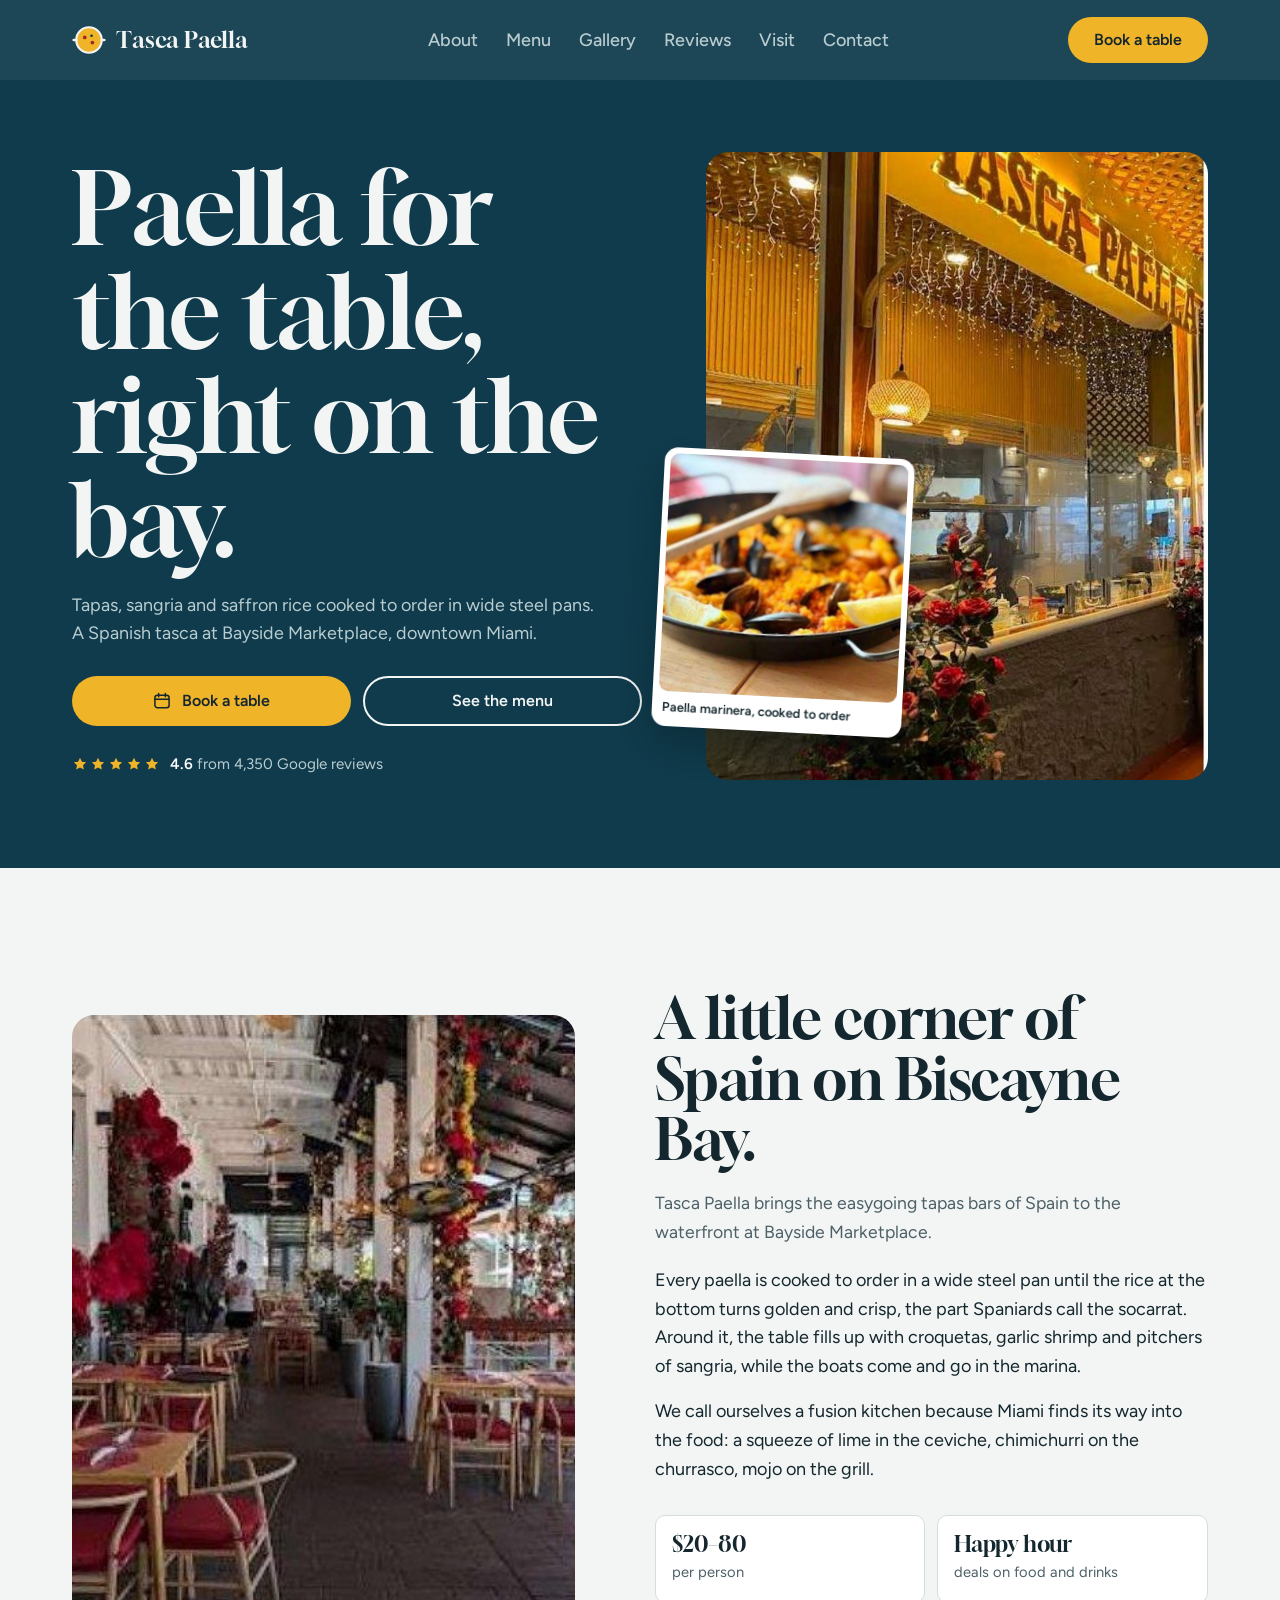
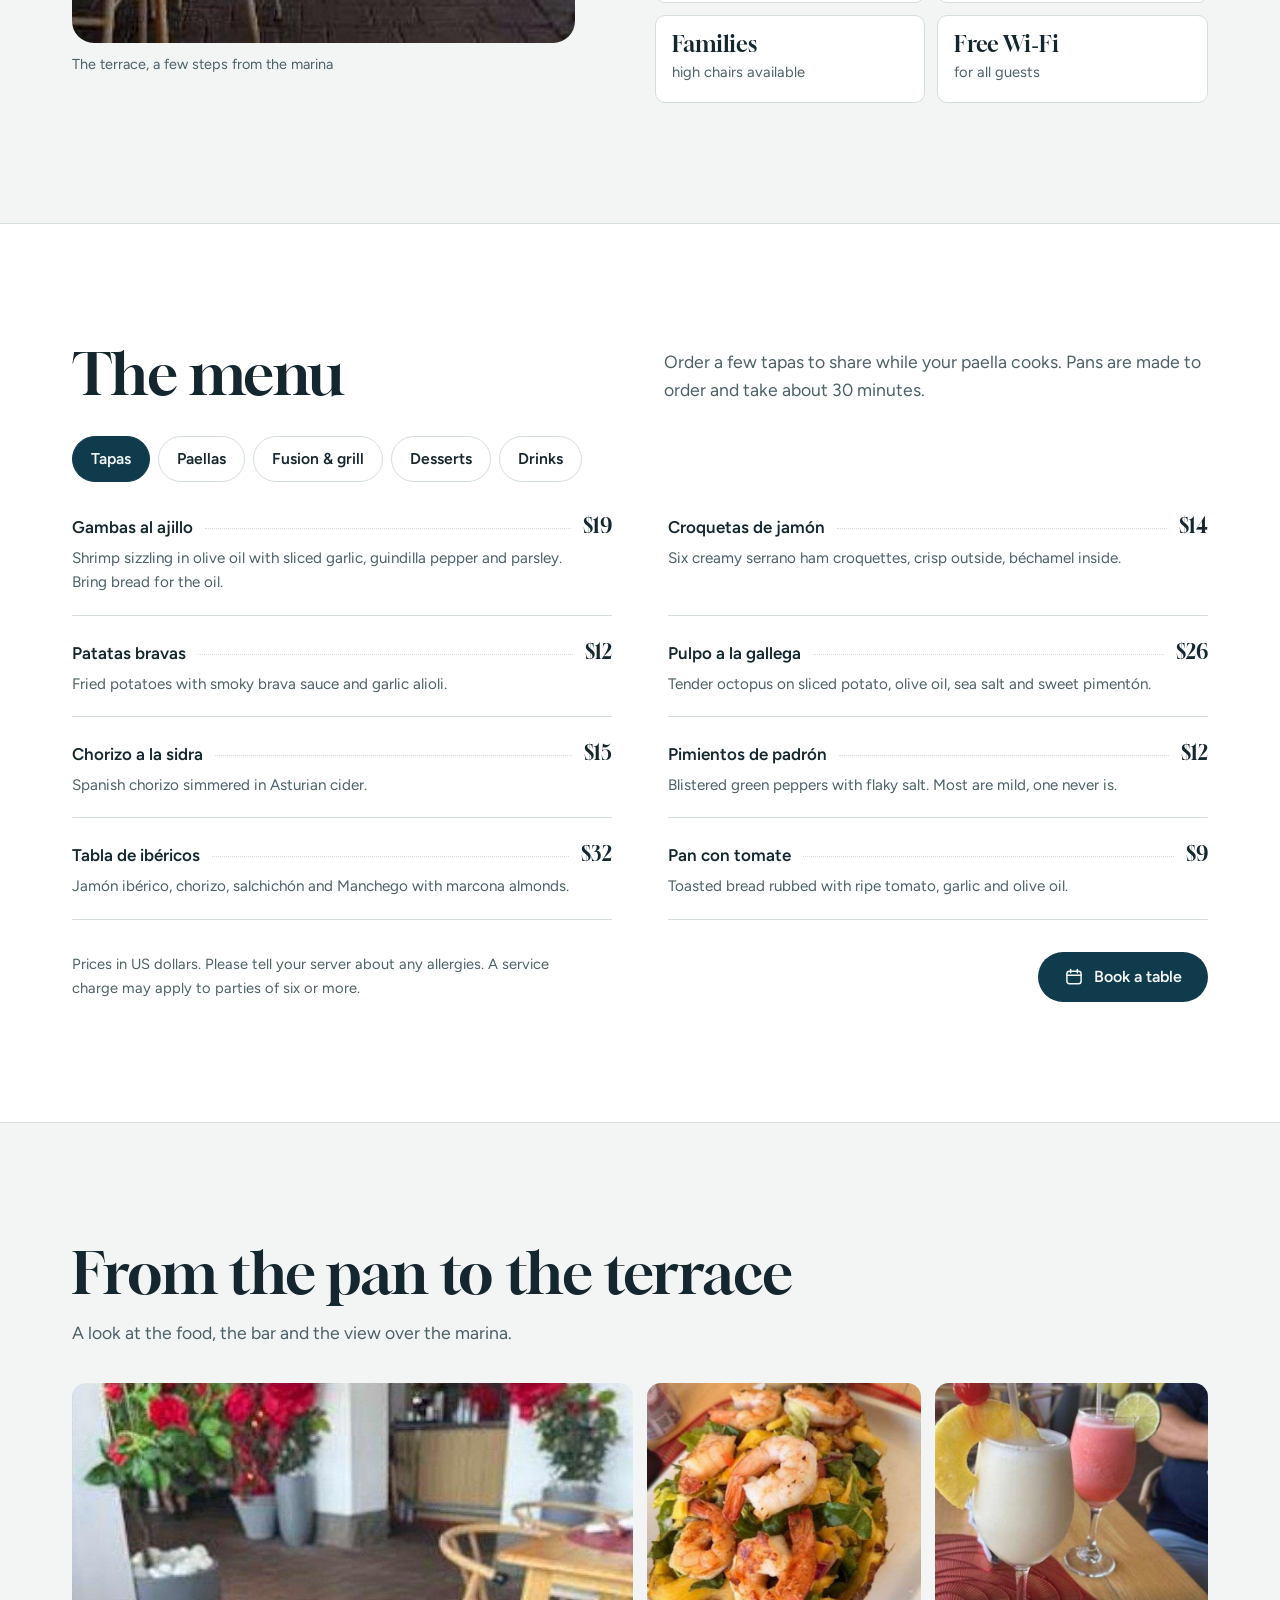
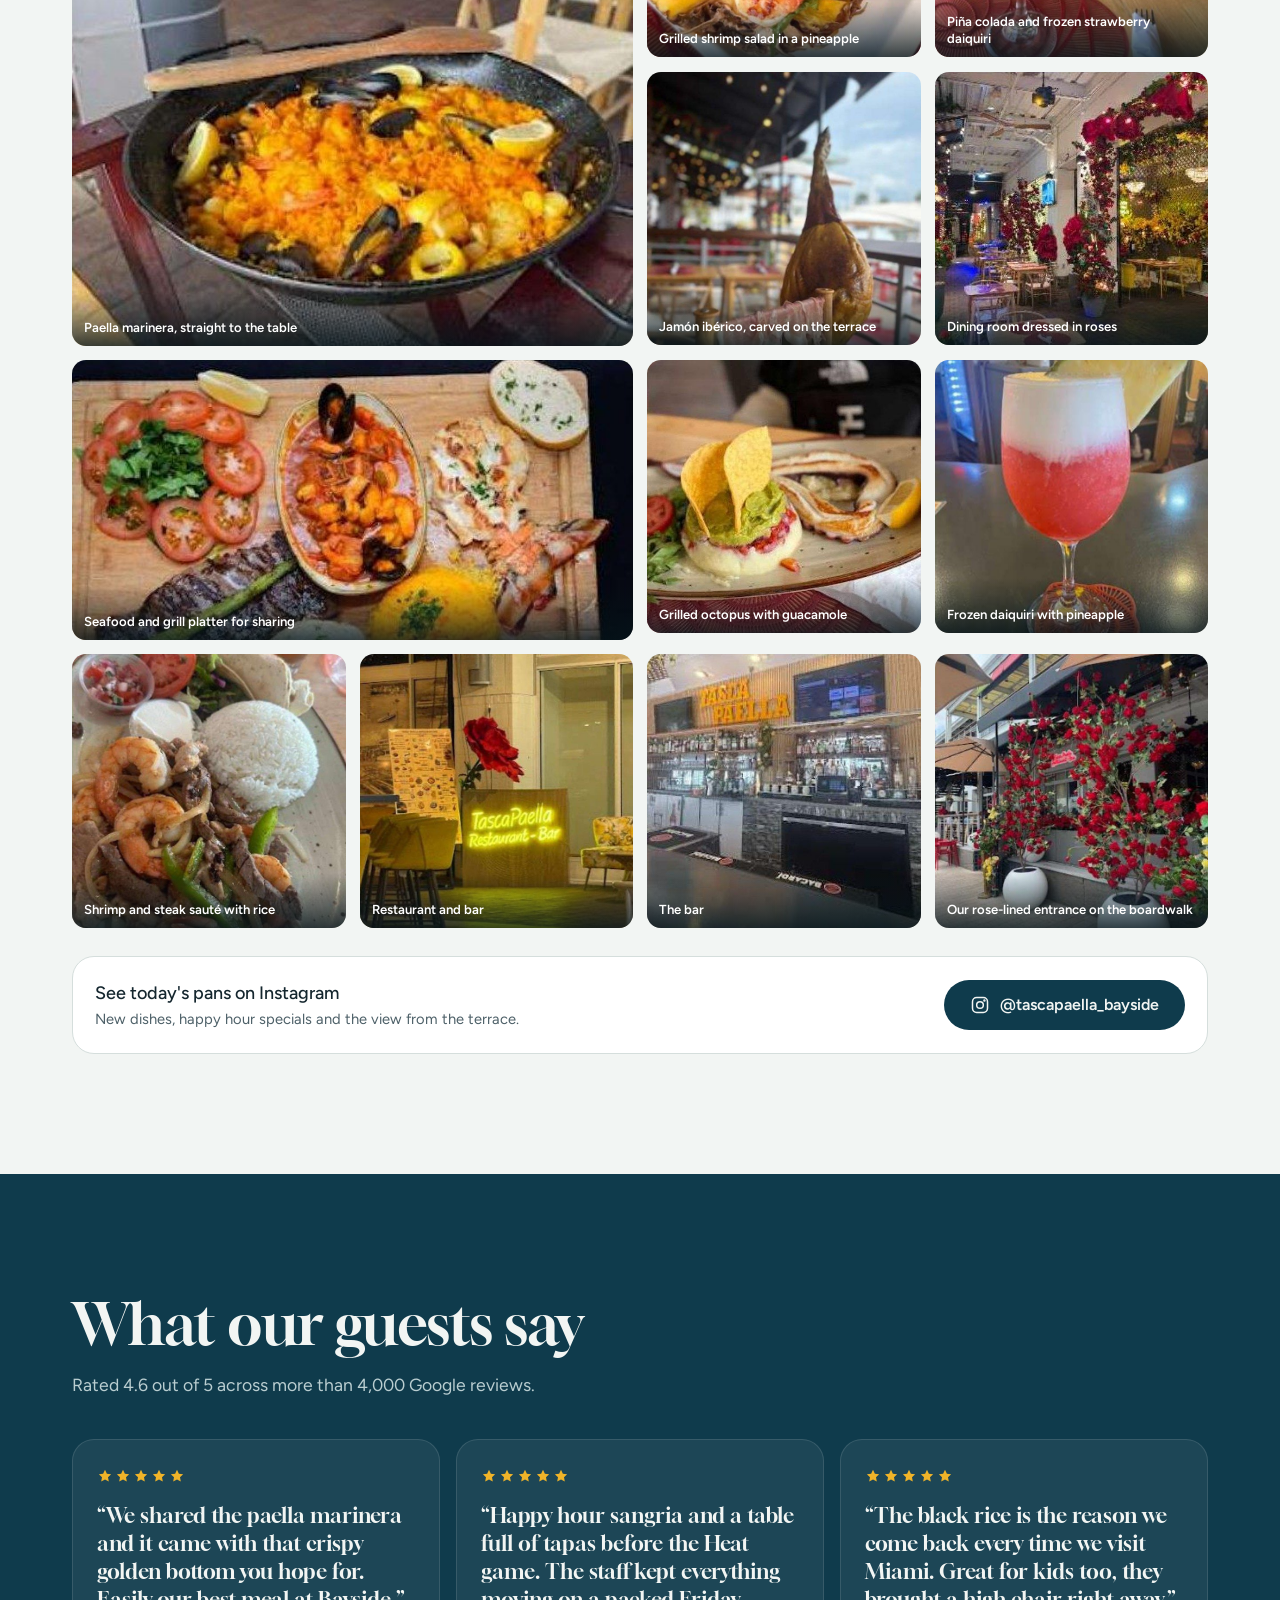
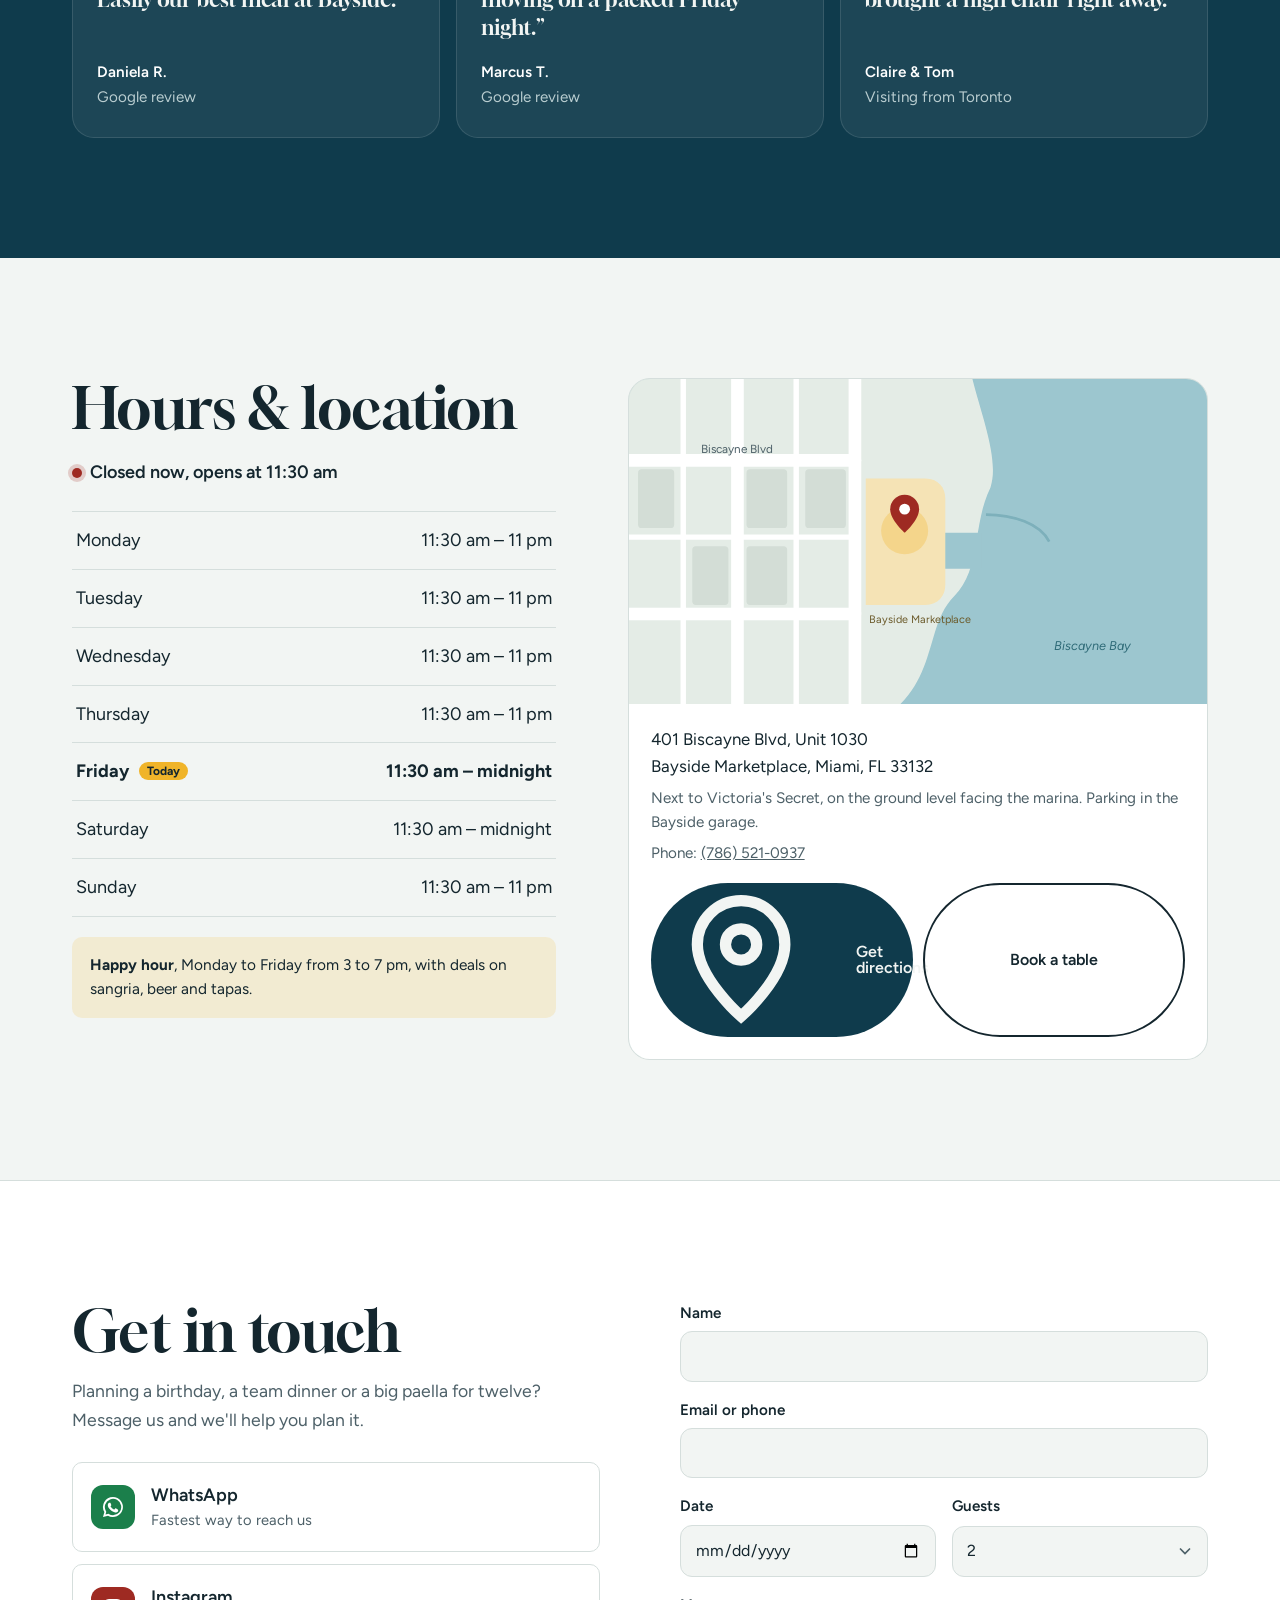
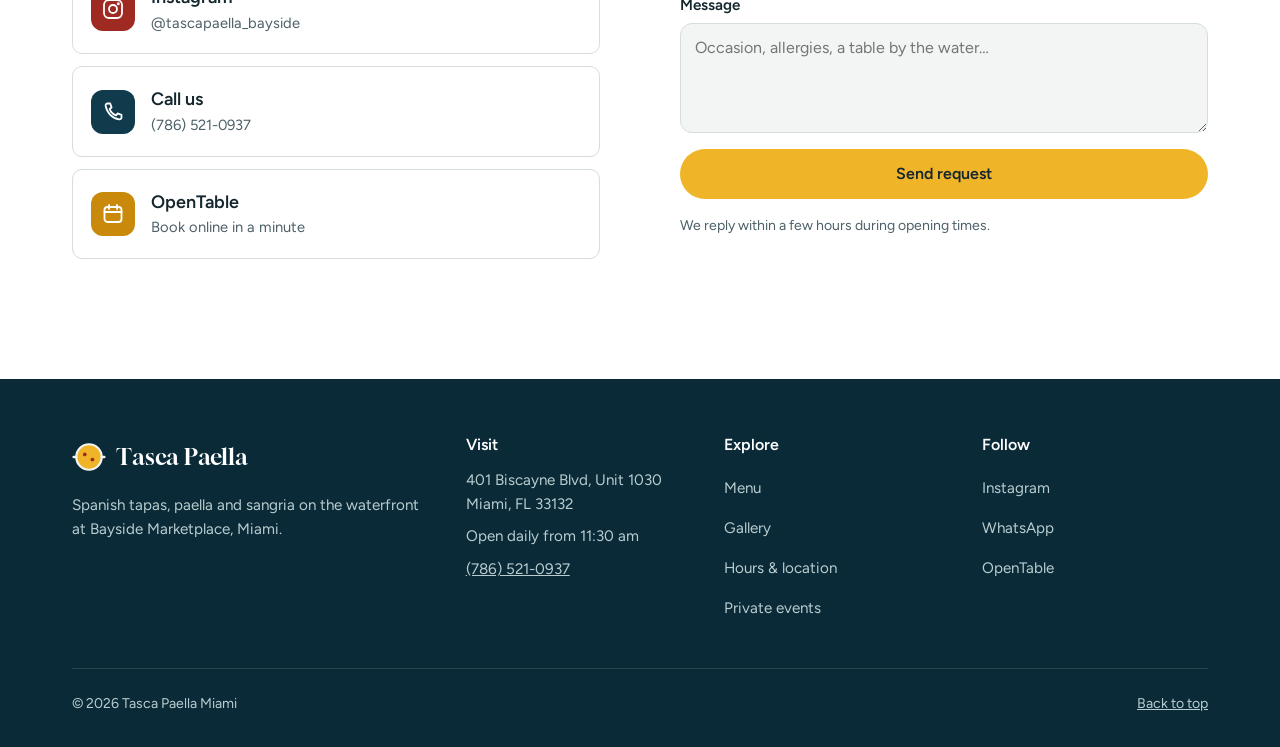
<file: index.html>
<!doctype html>
<html lang="en">
<head>
<meta charset="utf-8">
<meta name="viewport" content="width=device-width, initial-scale=1, viewport-fit=cover">
<title>Tasca Paella | Spanish tapas &amp; paella at Bayside Marketplace, Miami</title>
<meta name="description" content="Paella cooked to order, tapas and sangria on Biscayne Bay. Tasca Paella, 401 Biscayne Blvd, Bayside Marketplace, Miami.">
<meta name="theme-color" content="#0F3B4C">
<link rel="canonical" href="https://YOUR-DOMAIN.com/">

<!-- Social sharing (replace YOUR-DOMAIN.com with the live address) -->
<meta property="og:type" content="website">
<meta property="og:site_name" content="Tasca Paella">
<meta property="og:title" content="Tasca Paella | Spanish tapas &amp; paella at Bayside Marketplace, Miami">
<meta property="og:description" content="Paella cooked to order, tapas and sangria on Biscayne Bay.">
<meta property="og:url" content="https://YOUR-DOMAIN.com/">
<meta property="og:image" content="https://YOUR-DOMAIN.com/assets/images/og-image.jpg">
<meta property="og:image:width" content="1200">
<meta property="og:image:height" content="630">
<meta name="twitter:card" content="summary_large_image">

<!-- Icons -->
<link rel="icon" href="favicon.svg" type="image/svg+xml">
<link rel="icon" href="favicon-32.png" sizes="32x32" type="image/png">
<link rel="apple-touch-icon" href="apple-touch-icon.png">
<link rel="manifest" href="site.webmanifest">

<link rel="preload" as="image" href="assets/images/entrance.jpg">

<!-- Structured data for Google search -->
<script type="application/ld+json">
{
  "@context": "https://schema.org",
  "@type": "Restaurant",
  "name": "Tasca Paella",
  "description": "Spanish fusion restaurant serving paella, tapas and sangria at Bayside Marketplace.",
  "url": "https://YOUR-DOMAIN.com/",
  "image": "https://YOUR-DOMAIN.com/assets/images/og-image.jpg",
  "telephone": "+1-786-521-0937",
  "servesCuisine": ["Spanish", "Tapas", "Seafood"],
  "priceRange": "$$",
  "acceptsReservations": "https://www.opentable.com/restaurant/profile/1113628",
  "address": {
    "@type": "PostalAddress",
    "streetAddress": "401 Biscayne Blvd, Unit 1030",
    "addressLocality": "Miami",
    "addressRegion": "FL",
    "postalCode": "33132",
    "addressCountry": "US"
  },
  "geo": {"@type": "GeoCoordinates", "latitude": 25.7785091, "longitude": -80.1863163},
  "openingHoursSpecification": [
    {"@type": "OpeningHoursSpecification", "dayOfWeek": ["Monday","Tuesday","Wednesday","Thursday","Sunday"], "opens": "11:30", "closes": "23:00"},
    {"@type": "OpeningHoursSpecification", "dayOfWeek": ["Friday","Saturday"], "opens": "11:30", "closes": "23:59"}
  ],
  "sameAs": ["https://www.instagram.com/tascapaella_bayside/"]
}
</script>
<link rel="preconnect" href="https://fonts.googleapis.com">
<link rel="preconnect" href="https://fonts.gstatic.com" crossorigin>
<link href="https://fonts.googleapis.com/css2?family=Gloock&family=Figtree:wght@400;500;600;700&display=swap" rel="stylesheet">
<link rel="stylesheet" href="assets/css/styles.css">
</head>
<body>
<a class="skip" href="#main">Skip to content</a>

<svg width="0" height="0" style="position:absolute" aria-hidden="true">
  <defs>
    <symbol id="i-star" viewBox="0 0 24 24"><path fill="currentColor" d="m12 2.8 2.8 5.9 6.4.8-4.7 4.4 1.2 6.4L12 17.2l-5.7 3.1 1.2-6.4-4.7-4.4 6.4-.8z"/></symbol>
    <symbol id="i-wa" viewBox="0 0 24 24"><path fill="currentColor" d="M12 2a10 10 0 0 0-8.6 15.1L2 22l5-1.3A10 10 0 1 0 12 2Zm0 18.2a8.2 8.2 0 0 1-4.2-1.2l-.3-.2-3 .8.8-2.9-.2-.3A8.2 8.2 0 1 1 12 20.2Zm4.5-6.1c-.2-.1-1.5-.7-1.7-.8-.2-.1-.4-.1-.6.1l-.8 1c-.1.2-.3.2-.5.1a6.7 6.7 0 0 1-3.3-2.9c-.2-.4.2-.4.7-1.3.1-.2 0-.3 0-.4l-.8-1.8c-.2-.5-.4-.4-.6-.4h-.5c-.2 0-.4.1-.7.3-.2.3-.9.9-.9 2.2s.9 2.5 1 2.7c.1.2 1.8 2.8 4.4 3.9 1.6.7 2.3.8 3.1.6.5-.1 1.5-.6 1.7-1.2.2-.6.2-1.1.2-1.2-.1-.1-.3-.2-.5-.3Z"/></symbol>
    <symbol id="i-ig" viewBox="0 0 24 24"><g fill="none" stroke="currentColor" stroke-width="1.8"><rect x="3" y="3" width="18" height="18" rx="5"/><circle cx="12" cy="12" r="4"/><circle cx="17.3" cy="6.7" r=".6" fill="currentColor"/></g></symbol>
    <symbol id="i-cal" viewBox="0 0 24 24"><g fill="none" stroke="currentColor" stroke-width="1.8" stroke-linecap="round"><rect x="3.5" y="5" width="17" height="15" rx="3"/><path d="M3.5 10h17M8 3v4M16 3v4"/></g></symbol>
    <symbol id="i-pin" viewBox="0 0 24 24"><g fill="none" stroke="currentColor" stroke-width="1.8"><path d="M12 21s-7-6.1-7-11.5a7 7 0 1 1 14 0C19 14.9 12 21 12 21Z"/><circle cx="12" cy="9.5" r="2.5"/></g></symbol>
    <symbol id="i-photo" viewBox="0 0 24 24"><g fill="none" stroke="currentColor" stroke-width="1.5" stroke-linecap="round" stroke-linejoin="round"><rect x="3" y="5" width="18" height="14" rx="2.5"/><circle cx="9" cy="10" r="1.8"/><path d="m21 16-5-5-8 8"/></g></symbol>
    <symbol id="i-phone" viewBox="0 0 24 24"><path fill="none" stroke="currentColor" stroke-width="1.8" stroke-linejoin="round" d="M6.6 3.5h2.6l1.4 4-2 1.4a11 11 0 0 0 6.5 6.5l1.4-2 4 1.4v2.6a2 2 0 0 1-2.2 2A16.5 16.5 0 0 1 4.6 5.7a2 2 0 0 1 2-2.2Z"/></symbol>
  </defs>
</svg>

<header class="site-header" id="top">
  <div class="wrap header-inner">
    <a class="brand" href="#top" aria-label="Tasca Paella, back to top">
      <svg class="brand-mark" viewBox="0 0 40 40" aria-hidden="true"><circle cx="20" cy="20" r="15" fill="#F0B429"/><circle cx="20" cy="20" r="15" fill="none" stroke="#F2F5F3" stroke-width="2.5"/><path d="M2 20h3M35 20h3" stroke="#F2F5F3" stroke-width="3" stroke-linecap="round"/><circle cx="15" cy="17" r="2.2" fill="#9E2A22"/><circle cx="24" cy="23" r="2.2" fill="#9E2A22"/><circle cx="23" cy="15" r="1.6" fill="#0F3B4C"/></svg>
      <span class="brand-name">Tasca Paella</span>
    </a>
    <nav aria-label="Main">
      <ul class="nav-links">
        <li><a href="#about">About</a></li>
        <li><a href="#menu">Menu</a></li>
        <li><a href="#gallery">Gallery</a></li>
        <li><a href="#reviews">Reviews</a></li>
        <li><a href="#visit">Visit</a></li>
        <li><a href="#contact">Contact</a></li>
      </ul>
    </nav>
    <a class="btn btn-primary header-cta" href="https://www.opentable.com/restaurant/profile/1113628" target="_blank" rel="noopener">Book a table</a>
    <button class="menu-toggle" type="button" aria-expanded="false" aria-controls="mobile-nav" aria-label="Open menu">
      <svg viewBox="0 0 24 24" fill="none" stroke="currentColor" stroke-width="2" stroke-linecap="round"><path class="l1" d="M4 7h16"/><path class="l2" d="M4 12h16"/><path class="l3" d="M4 17h16"/></svg>
    </button>
  </div>
</header>

<div class="mobile-nav" id="mobile-nav" aria-hidden="true">
  <ul>
    <li><a href="#about">About</a></li>
    <li><a href="#menu">Menu</a></li>
    <li><a href="#gallery">Gallery</a></li>
    <li><a href="#reviews">Reviews</a></li>
    <li><a href="#visit">Hours &amp; location</a></li>
    <li><a href="#contact">Contact</a></li>
  </ul>
  <div class="mobile-nav-actions">
    <a class="btn btn-primary" href="https://www.opentable.com/restaurant/profile/1113628" target="_blank" rel="noopener"><svg><use href="#i-cal"/></svg>Book a table</a>
    <a class="btn btn-whatsapp" href="https://wa.me/17865210937?text=Hi%20Tasca%20Paella!%20I%27d%20like%20to%20book%20a%20table." target="_blank" rel="noopener"><svg><use href="#i-wa"/></svg>Message on WhatsApp</a>
  </div>
</div>

<main id="main">
  <!-- Hero -->
  <section class="hero" aria-labelledby="hero-title">
    <div class="wrap hero-grid">
      <div class="hero-copy">
        <h1 id="hero-title">Paella for the table, right on the bay.</h1>
        <p class="hero-sub">Tapas, sangria and saffron rice cooked to order in wide steel pans. A Spanish tasca at Bayside Marketplace, downtown Miami.</p>
        <div class="hero-actions">
          <a class="btn btn-primary" href="https://www.opentable.com/restaurant/profile/1113628" target="_blank" rel="noopener"><svg><use href="#i-cal"/></svg>Book a table</a>
          <a class="btn btn-ghost" href="#menu">See the menu</a>
        </div>
        <div class="rating">
          <span class="stars" aria-hidden="true"><svg><use href="#i-star"/></svg><svg><use href="#i-star"/></svg><svg><use href="#i-star"/></svg><svg><use href="#i-star"/></svg><svg><use href="#i-star"/></svg></span>
          <span><strong>4.6</strong> from 4,350 Google reviews</span>
        </div>
      </div>
      <div class="hero-media">
        <img width="800" height="1066" fetchpriority="high" class="hero-main" src="assets/images/entrance.jpg" alt="The Tasca Paella open kitchen under its lit-up sign, framed by red roses">
        <figure class="hero-card">
          <img width="634" height="530" src="assets/images/paella.jpg" alt="Seafood paella with mussels, calamari and lemon wedges in a steel pan">
          <figcaption>Paella marinera, cooked to order</figcaption>
        </figure>
      </div>
    </div>
  </section>

  <!-- About -->
  <section id="about" aria-labelledby="about-title">
    <div class="wrap about-grid">
      <div class="about-text">
        <h2 id="about-title">A little corner of Spain on Biscayne Bay.</h2>
        <p class="lede">Tasca Paella brings the easygoing tapas bars of Spain to the waterfront at Bayside Marketplace.</p>
        <p style="margin-top:20px">Every paella is cooked to order in a wide steel pan until the rice at the bottom turns golden and crisp, the part Spaniards call the socarrat. Around it, the table fills up with croquetas, garlic shrimp and pitchers of sangria, while the boats come and go in the marina.</p>
        <p>We call ourselves a fusion kitchen because Miami finds its way into the food: a squeeze of lime in the ceviche, chimichurri on the churrasco, mojo on the grill.</p>
        <ul class="facts">
          <li><b>$20–80</b><span>per person</span></li>
          <li><b>Happy hour</b><span>deals on food and drinks</span></li>
          <li><b>Families</b><span>high chairs available</span></li>
          <li><b>Free Wi‑Fi</b><span>for all guests</span></li>
        </ul>
      </div>
      <figure class="about-photo">
        <img width="634" height="454" loading="lazy" decoding="async" src="assets/images/terrace.jpg" alt="The covered terrace with wooden tables, red cushions and rose garlands">
        <figcaption>The terrace, a few steps from the marina</figcaption>
      </figure>
    </div>
  </section>

  <!-- Menu -->
  <section id="menu" class="menu" aria-labelledby="menu-title">
    <div class="wrap">
      <div class="menu-head">
        <h2 id="menu-title">The menu</h2>
        <p class="lede" style="margin-top:0">Order a few tapas to share while your paella cooks. Pans are made to order and take about 30 minutes.</p>
      </div>

      <div class="tabs" role="tablist" aria-label="Menu categories">
        <button class="tab" role="tab" id="tab-tapas" aria-controls="p-tapas" aria-selected="true">Tapas</button>
        <button class="tab" role="tab" id="tab-paellas" aria-controls="p-paellas" aria-selected="false" tabindex="-1">Paellas</button>
        <button class="tab" role="tab" id="tab-grill" aria-controls="p-grill" aria-selected="false" tabindex="-1">Fusion &amp; grill</button>
        <button class="tab" role="tab" id="tab-dessert" aria-controls="p-dessert" aria-selected="false" tabindex="-1">Desserts</button>
        <button class="tab" role="tab" id="tab-drinks" aria-controls="p-drinks" aria-selected="false" tabindex="-1">Drinks</button>
      </div>

      <div class="panel active" id="p-tapas" role="tabpanel" aria-labelledby="tab-tapas">
        <ul class="dishes">
          <li class="dish"><div class="dish-row"><span class="dish-name">Gambas al ajillo</span><span class="dish-price">$19</span></div><p>Shrimp sizzling in olive oil with sliced garlic, guindilla pepper and parsley. Bring bread for the oil.</p></li>
          <li class="dish"><div class="dish-row"><span class="dish-name">Croquetas de jamón</span><span class="dish-price">$14</span></div><p>Six creamy serrano ham croquettes, crisp outside, béchamel inside.</p></li>
          <li class="dish"><div class="dish-row"><span class="dish-name">Patatas bravas</span><span class="dish-price">$12</span></div><p>Fried potatoes with smoky brava sauce and garlic alioli.</p></li>
          <li class="dish"><div class="dish-row"><span class="dish-name">Pulpo a la gallega</span><span class="dish-price">$26</span></div><p>Tender octopus on sliced potato, olive oil, sea salt and sweet pimentón.</p></li>
          <li class="dish"><div class="dish-row"><span class="dish-name">Chorizo a la sidra</span><span class="dish-price">$15</span></div><p>Spanish chorizo simmered in Asturian cider.</p></li>
          <li class="dish"><div class="dish-row"><span class="dish-name">Pimientos de padrón</span><span class="dish-price">$12</span></div><p>Blistered green peppers with flaky salt. Most are mild, one never is.</p></li>
          <li class="dish"><div class="dish-row"><span class="dish-name">Tabla de ibéricos</span><span class="dish-price">$32</span></div><p>Jamón ibérico, chorizo, salchichón and Manchego with marcona almonds.</p></li>
          <li class="dish"><div class="dish-row"><span class="dish-name">Pan con tomate</span><span class="dish-price">$9</span></div><p>Toasted bread rubbed with ripe tomato, garlic and olive oil.</p></li>
        </ul>
      </div>

      <div class="panel" id="p-paellas" role="tabpanel" aria-labelledby="tab-paellas" hidden>
        <p class="panel-note">Each pan serves two. Allow about 30 minutes, it's worth the wait.</p>
        <ul class="dishes">
          <li class="dish"><div class="dish-row"><span class="dish-name">Paella marinera<span class="tag">Most ordered</span></span><span class="dish-price">$64</span></div><p>Shrimp, mussels, clams, calamari and fish in saffron rice with seafood stock.</p></li>
          <li class="dish"><div class="dish-row"><span class="dish-name">Paella valenciana</span><span class="dish-price">$58</span></div><p>The classic from Valencia: chicken, pork, green beans and saffron.</p></li>
          <li class="dish"><div class="dish-row"><span class="dish-name">Paella mixta</span><span class="dish-price">$62</span></div><p>The best of both: chicken, chorizo, shrimp and mussels.</p></li>
          <li class="dish"><div class="dish-row"><span class="dish-name">Arroz negro</span><span class="dish-price">$62</span></div><p>Black rice with squid ink, calamari and shrimp, finished with alioli.</p></li>
          <li class="dish"><div class="dish-row"><span class="dish-name">Paella de langosta</span><span class="dish-price">$89</span></div><p>Florida lobster tail, shrimp and scallops over saffron rice.</p></li>
          <li class="dish"><div class="dish-row"><span class="dish-name">Paella de verduras</span><span class="dish-price">$48</span></div><p>Artichoke, asparagus, peppers, peas and mushrooms. Vegan on request.</p></li>
        </ul>
      </div>

      <div class="panel" id="p-grill" role="tabpanel" aria-labelledby="tab-grill" hidden>
        <ul class="dishes">
          <li class="dish"><div class="dish-row"><span class="dish-name">Churrasco con chimichurri</span><span class="dish-price">$38</span></div><p>Grilled skirt steak with chimichurri, fries and a small salad.</p></li>
          <li class="dish"><div class="dish-row"><span class="dish-name">Ceviche de la bahía</span><span class="dish-price">$22</span></div><p>Corvina cured in lime and saffron leche de tigre, red onion, corn and cilantro.</p></li>
          <li class="dish"><div class="dish-row"><span class="dish-name">Salmón con mojo verde</span><span class="dish-price">$32</span></div><p>Seared salmon, Canarian cilantro mojo and papas arrugadas.</p></li>
          <li class="dish"><div class="dish-row"><span class="dish-name">Pollo al ajillo</span><span class="dish-price">$26</span></div><p>Garlic chicken braised with white wine and bay leaf, served with rice.</p></li>
          <li class="dish"><div class="dish-row"><span class="dish-name">Pulpo a la brasa</span><span class="dish-price">$34</span></div><p>Chargrilled octopus leg, sweet potato purée and pimentón oil.</p></li>
          <li class="dish"><div class="dish-row"><span class="dish-name">Ensalada de camarones en piña</span><span class="dish-price">$24</span></div><p>Grilled shrimp, greens and mango served in a halved pineapple, with house dressing.</p></li>
          <li class="dish"><div class="dish-row"><span class="dish-name">Pargo frito</span><span class="dish-price">$36</span></div><p>Whole crispy fried snapper with salad, lemon and garlic sauce.</p></li>
          <li class="dish"><div class="dish-row"><span class="dish-name">Media noche tapa</span><span class="dish-price">$16</span></div><p>Our Spanish take on the Miami classic: jamón, roast pork, Manchego and pickles on sweet bread.</p></li>
        </ul>
      </div>

      <div class="panel" id="p-dessert" role="tabpanel" aria-labelledby="tab-dessert" hidden>
        <ul class="dishes">
          <li class="dish"><div class="dish-row"><span class="dish-name">Churros con chocolate</span><span class="dish-price">$11</span></div><p>Cinnamon sugar churros with thick Spanish hot chocolate for dipping.</p></li>
          <li class="dish"><div class="dish-row"><span class="dish-name">Crema catalana</span><span class="dish-price">$10</span></div><p>Citrus and cinnamon custard under a crackling burnt-sugar top.</p></li>
          <li class="dish"><div class="dish-row"><span class="dish-name">Flan de la casa</span><span class="dish-price">$9</span></div><p>Silky caramel flan, made daily.</p></li>
          <li class="dish"><div class="dish-row"><span class="dish-name">Tres leches</span><span class="dish-price">$10</span></div><p>Sponge cake soaked in three milks, with dulce de leche.</p></li>
        </ul>
      </div>

      <div class="panel" id="p-drinks" role="tabpanel" aria-labelledby="tab-drinks" hidden>
        <ul class="dishes">
          <li class="dish"><div class="dish-row"><span class="dish-name">Sangria de la casa</span><span class="dish-price">$13 / $42</span></div><p>Red, white or cava sangria. By the glass or the pitcher.</p></li>
          <li class="dish"><div class="dish-row"><span class="dish-name">Tinto de verano</span><span class="dish-price">$12</span></div><p>Red wine and lemon soda over ice. Spain's summer drink.</p></li>
          <li class="dish"><div class="dish-row"><span class="dish-name">Piña colada in a pineapple<span class="tag">Guest favorite</span></span><span class="dish-price">$18</span></div><p>Served in a whole hollowed-out pineapple. Ask for it frozen with a strawberry swirl.</p></li>
          <li class="dish"><div class="dish-row"><span class="dish-name">Mojito</span><span class="dish-price">$14</span></div><p>Classic, passion fruit or mango.</p></li>
          <li class="dish"><div class="dish-row"><span class="dish-name">Rioja crianza</span><span class="dish-price">$14</span></div><p>By the glass. Ask for the full Spanish wine list.</p></li>
          <li class="dish"><div class="dish-row"><span class="dish-name">Cava brut</span><span class="dish-price">$13</span></div><p>Catalan sparkling wine by the glass.</p></li>
          <li class="dish"><div class="dish-row"><span class="dish-name">Estrella Galicia</span><span class="dish-price">$8</span></div><p>Spanish lager, ice cold.</p></li>
        </ul>
      </div>

      <div class="menu-foot">
        <p>Prices in US dollars. Please tell your server about any allergies. A service charge may apply to parties of six or more.</p>
        <a class="btn btn-dark" href="https://www.opentable.com/restaurant/profile/1113628" target="_blank" rel="noopener"><svg><use href="#i-cal"/></svg>Book a table</a>
      </div>
    </div>
  </section>

  <!-- Gallery -->
  <section id="gallery" aria-labelledby="gallery-title">
    <div class="wrap">
      <h2 id="gallery-title">From the pan to the terrace</h2>
      <p class="lede">A look at the food, the bar and the view over the marina.</p>
      <div class="gallery-grid">
        <button class="shot big" type="button" data-index="0" aria-label="Open photo: Paella marinera, straight to the table"><img width="634" height="636" loading="lazy" decoding="async" src="assets/images/paella-table.jpg" alt="Paella with mussels and lemon in a steel pan on a terrace table"><span class="shot-cap">Paella marinera, straight to the table</span></button>
        <button class="shot " type="button" data-index="1" aria-label="Open photo: Grilled shrimp salad in a pineapple"><img width="634" height="1027" loading="lazy" decoding="async" src="assets/images/shrimp-pineapple.jpg" alt="Grilled shrimp over greens and mango served in a halved pineapple"><span class="shot-cap">Grilled shrimp salad in a pineapple</span></button>
        <button class="shot " type="button" data-index="2" aria-label="Open photo: Piña colada and frozen strawberry daiquiri"><img width="634" height="796" loading="lazy" decoding="async" src="assets/images/pina-colada.jpg" alt="A piña colada with a pineapple slice next to a frozen strawberry drink"><span class="shot-cap">Piña colada and frozen strawberry daiquiri</span></button>
        <button class="shot " type="button" data-index="3" aria-label="Open photo: Jamón ibérico, carved on the terrace"><img width="634" height="814" loading="lazy" decoding="async" src="assets/images/jamon.jpg" alt="A leg of jamón on its stand with the terrace behind"><span class="shot-cap">Jamón ibérico, carved on the terrace</span></button>
        <button class="shot " type="button" data-index="4" aria-label="Open photo: Dining room dressed in roses"><img width="634" height="455" loading="lazy" decoding="async" src="assets/images/decor.jpg" alt="The dining room with arches of red roses and warm lights"><span class="shot-cap">Dining room dressed in roses</span></button>
        <button class="shot wide" type="button" data-index="5" aria-label="Open photo: Seafood and grill platter for sharing"><img width="634" height="332" loading="lazy" decoding="async" src="assets/images/platter.jpg" alt="A wooden board with steak, seafood stew, lobster, rice and salad"><span class="shot-cap">Seafood and grill platter for sharing</span></button>
        <button class="shot " type="button" data-index="6" aria-label="Open photo: Grilled octopus with guacamole"><img width="634" height="490" loading="lazy" decoding="async" src="assets/images/octopus.jpg" alt="Grilled octopus with a potato and guacamole tower and tortilla chips"><span class="shot-cap">Grilled octopus with guacamole</span></button>
        <button class="shot " type="button" data-index="7" aria-label="Open photo: Frozen daiquiri with pineapple"><img width="634" height="796" loading="lazy" decoding="async" src="assets/images/frozen.jpg" alt="A frozen red cocktail topped with foam and a pineapple wedge"><span class="shot-cap">Frozen daiquiri with pineapple</span></button>
        <button class="shot " type="button" data-index="8" aria-label="Open photo: Shrimp and steak sauté with rice"><img width="634" height="1027" loading="lazy" decoding="async" src="assets/images/mixed-grill.jpg" alt="Sautéed shrimp and beef with peppers and onions, rice and pico de gallo"><span class="shot-cap">Shrimp and steak sauté with rice</span></button>
        <button class="shot " type="button" data-index="9" aria-label="Open photo: Restaurant and bar"><img width="634" height="649" loading="lazy" decoding="async" src="assets/images/neon.jpg" alt="The neon Tasca Paella Restaurant-Bar sign beside a giant red rose"><span class="shot-cap">Restaurant and bar</span></button>
        <button class="shot " type="button" data-index="10" aria-label="Open photo: The bar"><img width="634" height="510" loading="lazy" decoding="async" src="assets/images/bar.jpg" alt="The full bar under the gold Tasca Paella letters"><span class="shot-cap">The bar</span></button>
        <button class="shot " type="button" data-index="11" aria-label="Open photo: Our rose-lined entrance on the boardwalk"><img width="634" height="796" loading="lazy" decoding="async" src="assets/images/flowers.jpg" alt="The entrance lined with rose trees in white planters under umbrellas"><span class="shot-cap">Our rose-lined entrance on the boardwalk</span></button>
      </div>
      <div class="insta-strip">
        <p>See today's pans on Instagram<small>New dishes, happy hour specials and the view from the terrace.</small></p>
        <a class="btn btn-dark" href="https://www.instagram.com/tascapaella_bayside/" target="_blank" rel="noopener"><svg><use href="#i-ig"/></svg>@tascapaella_bayside</a>
      </div>
    </div>
  </section>

  <!-- Reviews -->
  <section id="reviews" class="reviews" aria-labelledby="reviews-title">
    <div class="wrap">
      <h2 id="reviews-title">What our guests say</h2>
      <p class="lede">Rated 4.6 out of 5 across more than 4,000 Google reviews.</p>
      <div class="review-grid">
        <figure class="review">
          <span class="stars" aria-label="5 out of 5 stars"><svg><use href="#i-star"/></svg><svg><use href="#i-star"/></svg><svg><use href="#i-star"/></svg><svg><use href="#i-star"/></svg><svg><use href="#i-star"/></svg></span>
          <blockquote>“We shared the paella marinera and it came with that crispy golden bottom you hope for. Easily our best meal at Bayside.”</blockquote>
          <figcaption><b>Daniela R.</b>Google review</figcaption>
        </figure>
        <figure class="review">
          <span class="stars" aria-label="5 out of 5 stars"><svg><use href="#i-star"/></svg><svg><use href="#i-star"/></svg><svg><use href="#i-star"/></svg><svg><use href="#i-star"/></svg><svg><use href="#i-star"/></svg></span>
          <blockquote>“Happy hour sangria and a table full of tapas before the Heat game. The staff kept everything moving on a packed Friday night.”</blockquote>
          <figcaption><b>Marcus T.</b>Google review</figcaption>
        </figure>
        <figure class="review">
          <span class="stars" aria-label="5 out of 5 stars"><svg><use href="#i-star"/></svg><svg><use href="#i-star"/></svg><svg><use href="#i-star"/></svg><svg><use href="#i-star"/></svg><svg><use href="#i-star"/></svg></span>
          <blockquote>“The black rice is the reason we come back every time we visit Miami. Great for kids too, they brought a high chair right away.”</blockquote>
          <figcaption><b>Claire &amp; Tom</b>Visiting from Toronto</figcaption>
        </figure>
      </div>
    </div>
  </section>

  <!-- Visit -->
  <section id="visit" aria-labelledby="visit-title">
    <div class="wrap visit-grid">
      <div>
        <h2 id="visit-title">Hours &amp; location</h2>
        <div class="status" id="status" aria-live="polite"><i></i><span>Checking today's hours</span></div>
        <ul class="hours" id="hours">
          <li data-day="1"><span>Monday</span><span>11:30 am – 11 pm</span></li>
          <li data-day="2"><span>Tuesday</span><span>11:30 am – 11 pm</span></li>
          <li data-day="3"><span>Wednesday</span><span>11:30 am – 11 pm</span></li>
          <li data-day="4"><span>Thursday</span><span>11:30 am – 11 pm</span></li>
          <li data-day="5"><span>Friday</span><span>11:30 am – midnight</span></li>
          <li data-day="6"><span>Saturday</span><span>11:30 am – midnight</span></li>
          <li data-day="0"><span>Sunday</span><span>11:30 am – 11 pm</span></li>
        </ul>
        <p class="hh"><b>Happy hour</b>, Monday to Friday from 3 to 7 pm, with deals on sangria, beer and tapas.</p>
      </div>
      <div class="map">
        <svg viewBox="0 0 640 360" role="img" aria-label="Map showing Tasca Paella at Bayside Marketplace, next to Biscayne Bay">
          <rect width="640" height="360" fill="#E4ECE6"/>
          <path d="M380 0h260v360H300c40-40 30-90 60-120 30-30 20-80 40-120 10-30-10-80-20-120Z" fill="#9CC6CF"/>
          <path d="M300 170h90v40h-90z" fill="#9CC6CF"/>
          <path d="M395 150c30 0 60 10 70 30" fill="none" stroke="#7DB0BB" stroke-width="3"/>
          <g stroke="#FFFFFF" stroke-width="14" stroke-linecap="round">
            <path d="M250 -10v380"/><path d="M0 90h250"/><path d="M0 260h250"/><path d="M120 -10v380"/>
          </g>
          <g stroke="#FFFFFF" stroke-width="6"><path d="M0 175h250"/><path d="M185 -10v380"/><path d="M60 -10v380"/></g>
          <g fill="#D3DDD6"><rect x="130" y="100" width="45" height="65" rx="4"/><rect x="195" y="100" width="45" height="65" rx="4"/><rect x="130" y="185" width="45" height="65" rx="4"/><rect x="70" y="185" width="40" height="65" rx="4"/><rect x="10" y="100" width="40" height="65" rx="4"/></g>
          <path d="M262 110h66c14 0 22 10 22 22v96c0 12-8 22-22 22h-66z" fill="#F5E3B5"/>
          <text x="80" y="82" font-family="Figtree, sans-serif" font-size="13" fill="#4D6068">Biscayne Blvd</text>
          <text x="470" y="300" font-family="Figtree, sans-serif" font-size="14" fill="#2F6B78" font-style="italic">Biscayne Bay</text>
          <text x="266" y="270" font-family="Figtree, sans-serif" font-size="12" fill="#6B5A2A">Bayside Marketplace</text>
          <g transform="translate(305 168)">
            <circle r="26" fill="#F0B429" opacity=".3"/>
            <path d="M0 8s-16-14-16-26a16 16 0 1 1 32 0C16-6 0 8 0 8Z" transform="translate(0 -6)" fill="#9E2A22"/>
            <circle cy="-24" r="6" fill="#fff"/>
          </g>
        </svg>
        <div class="map-card">
          <address>401 Biscayne Blvd, Unit 1030<br>Bayside Marketplace, Miami, FL 33132</address>
          <p>Next to Victoria's Secret, on the ground level facing the marina. Parking in the Bayside garage.</p>
          <p>Phone: <a href="tel:+17865210937">(786) 521-0937</a></p>
          <div class="map-actions">
            <a class="btn btn-dark" href="https://www.google.com/maps/search/?api=1&amp;query=Tasca+Paella+401+Biscayne+Blvd+Miami+FL+33132" target="_blank" rel="noopener"><svg><use href="#i-pin"/></svg>Get directions</a>
            <a class="btn btn-ghost" href="https://www.opentable.com/restaurant/profile/1113628" target="_blank" rel="noopener">Book a table</a>
          </div>
        </div>
      </div>
    </div>
  </section>

  <!-- Contact -->
  <section id="contact" class="contact" aria-labelledby="contact-title">
    <div class="wrap contact-grid">
      <div>
        <h2 id="contact-title">Get in touch</h2>
        <p class="lede">Planning a birthday, a team dinner or a big paella for twelve? Message us and we'll help you plan it.</p>
        <div class="quick">
          <a href="https://wa.me/17865210937?text=Hi%20Tasca%20Paella!%20I%27d%20like%20to%20book%20a%20table." target="_blank" rel="noopener">
            <span class="ico" style="background:#1B7F4B"><svg><use href="#i-wa"/></svg></span>
            <span><b>WhatsApp</b><span class="sub">Fastest way to reach us</span></span>
          </a>
          <a href="https://www.instagram.com/tascapaella_bayside/" target="_blank" rel="noopener">
            <span class="ico" style="background:#9E2A22"><svg><use href="#i-ig"/></svg></span>
            <span><b>Instagram</b><span class="sub">@tascapaella_bayside</span></span>
          </a>
          <a href="tel:+17865210937">
            <span class="ico" style="background:#0F3B4C"><svg><use href="#i-phone"/></svg></span>
            <span><b>Call us</b><span class="sub">(786) 521-0937</span></span>
          </a>
          <a href="https://www.opentable.com/restaurant/profile/1113628" target="_blank" rel="noopener">
            <span class="ico" style="background:#C98A0C"><svg><use href="#i-cal"/></svg></span>
            <span><b>OpenTable</b><span class="sub">Book online in a minute</span></span>
          </a>
        </div>
      </div>

      <div>
        <!-- To receive requests by email: create a free form at formspree.io and paste its URL into data-endpoint below.
             While data-endpoint is empty, the request opens as a prefilled WhatsApp message instead. -->
        <form id="contact-form" data-endpoint="" novalidate>
          <div class="field"><label for="f-name">Name</label><input id="f-name" name="name" autocomplete="name" required></div>
          <div class="field"><label for="f-email">Email or phone</label><input id="f-email" name="contact" autocomplete="email" required></div>
          <div class="row2">
            <div class="field"><label for="f-date">Date</label><input id="f-date" name="date" type="date"></div>
            <div class="field"><label for="f-guests">Guests</label>
              <select id="f-guests" name="guests"><option>2</option><option>3</option><option>4</option><option>5</option><option>6</option><option>7–10</option><option>11+</option></select>
            </div>
          </div>
          <div class="field"><label for="f-msg">Message</label><textarea id="f-msg" name="message" placeholder="Occasion, allergies, a table by the water…"></textarea></div>
          <p class="form-error" id="form-error" role="alert">Add your name and an email or phone number so we can reply.</p>
          <button class="btn btn-primary" type="submit" id="form-submit">Send request</button>
          <p class="form-note">We reply within a few hours during opening times.</p>
          <p class="form-error" id="form-send-error" role="alert">That didn't go through. Try again, or call us at (786) 521-0937.</p>
        </form>
        <div class="form-success" id="form-success" role="status" tabindex="-1">
          <h3>Request sent</h3>
          <p>Thanks, <span id="success-name"></span>. We'll confirm your table shortly. Need it sooner? Call us at <a href="tel:+17865210937">(786) 521-0937</a>.</p>
        </div>
      </div>
    </div>
  </section>
</main>

<footer class="site-footer">
  <div class="wrap">
    <div class="foot-grid">
      <div>
        <a class="brand" href="#top"><svg class="brand-mark" viewBox="0 0 40 40" aria-hidden="true"><circle cx="20" cy="20" r="15" fill="#F0B429"/><circle cx="20" cy="20" r="15" fill="none" stroke="#F2F5F3" stroke-width="2.5"/><path d="M2 20h3M35 20h3" stroke="#F2F5F3" stroke-width="3" stroke-linecap="round"/><circle cx="15" cy="17" r="2.2" fill="#9E2A22"/><circle cx="24" cy="23" r="2.2" fill="#9E2A22"/></svg><span class="brand-name">Tasca Paella</span></a>
        <p style="margin-top:14px;max-width:26em">Spanish tapas, paella and sangria on the waterfront at Bayside Marketplace, Miami.</p>
      </div>
      <div>
        <h4>Visit</h4>
        <p>401 Biscayne Blvd, Unit 1030<br>Miami, FL 33132</p>
        <p style="margin-top:8px">Open daily from 11:30 am</p>
        <p style="margin-top:8px"><a href="tel:+17865210937">(786) 521-0937</a></p>
      </div>
      <div>
        <h4>Explore</h4>
        <ul><li><a href="#menu">Menu</a></li><li><a href="#gallery">Gallery</a></li><li><a href="#visit">Hours &amp; location</a></li><li><a href="#contact">Private events</a></li></ul>
      </div>
      <div>
        <h4>Follow</h4>
        <ul><li><a href="https://www.instagram.com/tascapaella_bayside/" target="_blank" rel="noopener">Instagram</a></li><li><a href="https://wa.me/17865210937" target="_blank" rel="noopener">WhatsApp</a></li><li><a href="https://www.opentable.com/restaurant/profile/1113628" target="_blank" rel="noopener">OpenTable</a></li></ul>
      </div>
    </div>
    <div class="foot-bottom">
      <span>© <span id="year">2026</span> Tasca Paella Miami</span>
      <a href="#top">Back to top</a>
    </div>
  </div>
</footer>

<div class="lightbox" id="lightbox" role="dialog" aria-modal="true" aria-label="Photo viewer" hidden>
  <button class="lb-btn lb-close" type="button" aria-label="Close photo"><svg viewBox="0 0 24 24" fill="none" stroke="currentColor" stroke-width="2" stroke-linecap="round"><path d="M6 6l12 12M18 6 6 18"/></svg></button>
  <figure class="lb-figure"><img id="lb-img" alt=""><figcaption id="lb-cap"></figcaption></figure>
  <div class="lb-nav">
    <button class="lb-btn lb-prev" type="button" aria-label="Previous photo"><svg viewBox="0 0 24 24" fill="none" stroke="currentColor" stroke-width="2" stroke-linecap="round"><path d="m15 5-7 7 7 7"/></svg></button>
    <span id="lb-count"></span>
    <button class="lb-btn lb-next" type="button" aria-label="Next photo"><svg viewBox="0 0 24 24" fill="none" stroke="currentColor" stroke-width="2" stroke-linecap="round"><path d="m9 5 7 7-7 7"/></svg></button>
  </div>
</div>

<div class="action-bar" id="action-bar">
  <a class="btn btn-primary" href="https://www.opentable.com/restaurant/profile/1113628" target="_blank" rel="noopener"><svg><use href="#i-cal"/></svg>Book</a>
  <a class="btn btn-whatsapp" href="https://wa.me/17865210937?text=Hi%20Tasca%20Paella!%20I%27d%20like%20to%20book%20a%20table." target="_blank" rel="noopener"><svg><use href="#i-wa"/></svg>WhatsApp</a>
</div>

<script src="assets/js/main.js" defer></script>
</body>
</html>
</file>
<file: assets/css/styles.css>
:root{
  --bay:#0F3B4C; --bay-deep:#0A2A37; --saffron:#F0B429; --saffron-deep:#C98A0C; --wine:#9E2A22;
  --ground:#F2F5F3; --surface:#FFFFFF; --ink:#14262E; --muted:#4D6068; --line:#D5DEDC; --tile:#E3EBE8;
  --on-bay:#F2F5F3; --on-bay-muted:#B9CDD0;
  --display:"Gloock", "Iowan Old Style", Georgia, "Times New Roman", serif;
  --body:"Figtree", -apple-system, "Segoe UI", system-ui, sans-serif;
  --radius-s:10px; --radius-l:22px;
  --header-h:68px;
  box-sizing:border-box;
  padding-top:env(safe-area-inset-top,0px);
  padding-bottom:env(safe-area-inset-bottom,0px);
}
@media (prefers-color-scheme: dark){
  :root:not([data-theme="light"]){
    --ground:#0B1D24; --surface:#112A33; --ink:#E8EEEC; --muted:#A5B8BC; --line:#23434E; --tile:#16343F;
  }
}
:root[data-theme="dark"]{
  --ground:#0B1D24; --surface:#112A33; --ink:#E8EEEC; --muted:#A5B8BC; --line:#23434E; --tile:#16343F;
}
*,*::before,*::after{box-sizing:inherit}
html{background:var(--bay);scroll-padding-top:calc(env(safe-area-inset-top,0px) + var(--header-h) + 8px);-webkit-text-size-adjust:100%}
@media (prefers-reduced-motion: no-preference){html{scroll-behavior:smooth}}
body{margin:0;background:var(--ground);color:var(--ink);font-family:var(--body);font-size:17px;line-height:1.6;overflow-x:clip;-webkit-font-smoothing:antialiased}
img,svg{max-width:100%;display:block}
a{color:inherit}
h1,h2,h3{font-family:var(--display);font-weight:400;line-height:1.05;margin:0;letter-spacing:-.01em}
h2{font-size:clamp(2.2rem,7vw,3.6rem)}
h3{font-size:1.5rem}
p{margin:0}
.wrap{width:100%;max-width:1200px;margin:0 auto;padding:0 20px}
section{padding:80px 0}
.lede{font-size:1.1rem;color:var(--muted);max-width:36em;margin-top:16px}
:focus-visible{outline:3px solid var(--saffron);outline-offset:3px;border-radius:6px}
.skip{position:absolute;left:-9999px}
.skip:focus{left:16px;top:16px;z-index:100;background:var(--saffron);color:#14262E;padding:10px 16px}

/* Buttons */
.btn{display:inline-flex;align-items:center;justify-content:center;gap:10px;min-height:50px;padding:0 24px;border-radius:999px;font:600 1rem/1 var(--body);text-decoration:none;border:2px solid transparent;cursor:pointer;transition:background-color .2s,color .2s,border-color .2s,transform .2s}
.btn:active{transform:scale(.97)}
.btn svg{width:20px;height:20px;flex:none}
.btn-primary{background:var(--saffron);color:#14262E}
.btn-primary:hover{background:#FFC845}
.btn-ghost{border-color:currentColor;color:inherit;background:transparent}
.btn-ghost:hover{background:rgba(127,150,155,.16)}
.btn-dark{background:var(--bay);color:#F2F5F3}
.btn-dark:hover{background:var(--bay-deep)}
.btn-whatsapp{background:#1B7F4B;color:#fff}
.btn-whatsapp:hover{background:#156A3E}

/* Header */
.site-header{position:sticky;top:env(safe-area-inset-top,0px);z-index:50;background:rgba(15,59,76,.94);-webkit-backdrop-filter:blur(10px);backdrop-filter:blur(10px);color:var(--on-bay);transition:box-shadow .25s}
.site-header.scrolled{box-shadow:0 1px 0 rgba(255,255,255,.08),0 8px 24px rgba(5,20,26,.25)}
.header-inner{height:var(--header-h);display:flex;align-items:center;justify-content:space-between;gap:16px}
.brand{display:flex;align-items:center;gap:10px;text-decoration:none;min-height:44px}
.brand-mark{width:34px;height:34px;flex:none}
.brand-name{font-family:var(--display);font-size:1.45rem;line-height:1}
.nav-links{display:none;list-style:none;margin:0;padding:0;gap:4px}
.nav-links a{display:inline-flex;align-items:center;min-height:44px;padding:0 12px;text-decoration:none;font-weight:500;color:var(--on-bay-muted);border-radius:8px;transition:color .2s}
.nav-links a:hover{color:#fff}
.header-cta{display:none}
.menu-toggle{width:48px;height:48px;display:inline-flex;align-items:center;justify-content:center;background:transparent;border:0;color:inherit;border-radius:12px;cursor:pointer;margin-right:-8px}
.menu-toggle svg{width:26px;height:26px}
.mobile-nav{position:fixed;inset:0;z-index:40;background:var(--bay);color:var(--on-bay);padding:calc(env(safe-area-inset-top,0px) + var(--header-h) + 16px) 20px calc(env(safe-area-inset-bottom,0px) + 24px);display:flex;flex-direction:column;opacity:0;visibility:hidden;transition:opacity .25s,visibility .25s;overflow-y:auto}
.mobile-nav.open{opacity:1;visibility:visible}
.mobile-nav ul{list-style:none;margin:0;padding:0}
.mobile-nav li a{display:flex;align-items:center;min-height:60px;font-family:var(--display);font-size:2rem;text-decoration:none;border-bottom:1px solid rgba(242,245,243,.12)}
.mobile-nav .mobile-nav-actions{margin-top:auto;padding-top:32px;display:grid;gap:12px}
.mobile-nav .btn{width:100%}
body.nav-open{overflow:hidden}

/* Hero */
.hero{background:var(--bay);color:var(--on-bay);padding:40px 0 56px;overflow:hidden;position:relative}
.hero-grid{display:grid;gap:12px;align-items:center}
.hero h1{font-size:clamp(3rem,13vw,6.2rem)}
.hero-sub{margin-top:18px;font-size:1.12rem;color:var(--on-bay-muted);max-width:30em}
.hero-actions{display:flex;flex-wrap:wrap;gap:12px;margin-top:28px}
.hero-actions .btn{flex:1 1 180px}
.rating{display:flex;align-items:center;gap:10px;margin-top:26px;color:var(--on-bay-muted);font-size:.95rem}
.stars{display:flex;gap:2px;color:var(--saffron)}
.stars svg{width:16px;height:16px}
.rating strong{color:#fff;font-weight:600}
.hero-media{position:relative;margin-top:28px;padding-bottom:36px}
.hero-main{width:100%;height:auto;aspect-ratio:4/3;object-fit:cover;object-position:50% 30%;border-radius:var(--radius-l);background:var(--bay-deep)}
.hero-card{position:absolute;right:14px;bottom:0;width:44%;max-width:250px;margin:0;padding:6px 6px 10px;background:#FFFFFF;color:#14262E;border-radius:14px;box-shadow:0 18px 40px rgba(5,20,26,.35);transform:rotate(3deg)}
.hero-card img{width:100%;height:auto;aspect-ratio:1/1;object-fit:cover;border-radius:9px}
.hero-card figcaption{font-size:.8rem;line-height:1.3;padding:8px 4px 0;font-weight:600}
@media (prefers-reduced-motion: no-preference){
  .hero-card{animation:cardIn 1s .35s cubic-bezier(.2,.8,.2,1) both}
  .hero-copy > *{animation:rise .8s cubic-bezier(.2,.8,.2,1) both}
  .hero-copy > *:nth-child(2){animation-delay:.08s}
  .hero-copy > *:nth-child(3){animation-delay:.16s}
  .hero-copy > *:nth-child(4){animation-delay:.24s}
}
@keyframes cardIn{from{opacity:0;transform:translateY(24px) rotate(-6deg)}to{opacity:1;transform:rotate(3deg)}}
@keyframes rise{from{opacity:0;transform:translateY(14px)}to{opacity:1;transform:none}}

/* About */
.about-grid{display:grid;gap:40px}
.about-text p + p{margin-top:16px}
.about-text .lede{margin-top:20px}
.facts{list-style:none;margin:32px 0 0;padding:0;display:grid;grid-template-columns:1fr 1fr;gap:12px}
.facts li{background:var(--surface);border:1px solid var(--line);border-radius:var(--radius-s);padding:16px}
.facts b{display:block;font-family:var(--display);font-weight:400;font-size:1.35rem;line-height:1.15}
.facts span{font-size:.92rem;color:var(--muted)}
.about-photo{margin:0}
.about-photo img{width:100%;height:auto;aspect-ratio:4/3;object-fit:cover;border-radius:var(--radius-l);background:var(--tile)}
.about-photo figcaption{margin-top:10px;font-size:.9rem;color:var(--muted)}

/* Menu */
.menu{background:var(--surface);border-top:1px solid var(--line);border-bottom:1px solid var(--line)}
.menu-head{display:grid;gap:8px}
.tabs{display:flex;flex-wrap:wrap;gap:8px;margin:32px 0 8px}
.tab{min-height:46px;padding:0 18px;border-radius:999px;border:1.5px solid var(--line);background:transparent;color:var(--ink);font:600 .98rem/1 var(--body);cursor:pointer;transition:background-color .2s,border-color .2s,color .2s}
.tab:hover{border-color:var(--ink)}
.tab[aria-selected="true"]{background:var(--bay);border-color:var(--bay);color:#F2F5F3}
.panel{display:none}
.panel.active{display:block}
@media (prefers-reduced-motion: no-preference){.panel.active{animation:rise .35s ease both}}
.panel-note{color:var(--muted);font-size:.95rem;margin:16px 0 8px}
.dishes{list-style:none;margin:0;padding:0;display:grid;column-gap:56px}
.dish{padding:20px 0;border-bottom:1px solid var(--line)}
.dish-row{display:flex;align-items:baseline;gap:12px}
.dish-name{font-weight:600;font-size:1.06rem}
.dish-row::after{content:"";order:1;flex:1;border-bottom:1.5px dotted var(--line);transform:translateY(-4px);min-width:16px}
.dish-price{order:2;font-family:var(--display);font-size:1.25rem;white-space:nowrap}
.dish p{color:var(--muted);font-size:.95rem;margin-top:4px;max-width:34em}
.tag{display:inline-block;margin-left:6px;padding:2px 8px;border-radius:999px;background:rgba(240,180,41,.22);color:inherit;font-size:.78rem;font-weight:600;vertical-align:2px}
.menu-foot{display:flex;flex-wrap:wrap;gap:12px;align-items:center;justify-content:space-between;margin-top:32px}
.menu-foot p{color:var(--muted);font-size:.92rem;max-width:34em}

/* Gallery */
.gallery-grid{display:grid;grid-template-columns:1fr 1fr;grid-auto-flow:dense;gap:10px;margin-top:36px}
.shot{position:relative;display:block;padding:0;border:0;margin:0;background:var(--tile);border-radius:14px;overflow:hidden;aspect-ratio:1/1;cursor:zoom-in;color:#fff;text-align:left;font:inherit}
.shot img{width:100%;height:100%;object-fit:cover;transition:transform .5s ease}
.shot:hover img{transform:scale(1.04)}
.shot-cap{position:absolute;left:0;right:0;bottom:0;padding:28px 12px 10px;font-size:.82rem;line-height:1.3;font-weight:600;background:linear-gradient(transparent,rgba(5,20,26,.78))}
.gallery-grid .big,.gallery-grid .wide{grid-column:span 2;aspect-ratio:16/10}
.insta-strip{display:flex;flex-wrap:wrap;gap:16px;align-items:center;justify-content:space-between;margin-top:28px;padding:22px;border-radius:var(--radius-l);background:var(--surface);border:1px solid var(--line)}
.insta-strip p{font-weight:500}
.insta-strip .btn{width:100%}
@media (min-width:640px){.insta-strip .btn{width:auto}}
.insta-strip small{display:block;color:var(--muted);font-weight:400;font-size:.92rem}

/* Lightbox */
.lightbox{position:fixed;inset:0;z-index:60;background:rgba(5,16,20,.96);color:#F2F5F3;display:flex;flex-direction:column;align-items:center;justify-content:center;padding:calc(env(safe-area-inset-top,0px) + 64px) 16px calc(env(safe-area-inset-bottom,0px) + 16px)}
.lightbox[hidden]{display:none}
.lb-figure{margin:0;display:flex;flex-direction:column;align-items:center;gap:12px;max-width:900px;width:100%;flex:1;min-height:0;justify-content:center}
.lb-figure img{max-width:100%;max-height:calc(100% - 40px);width:auto;height:auto;object-fit:contain;border-radius:10px}
.lb-figure figcaption{font-size:.98rem;text-align:center}
.lb-nav{display:flex;align-items:center;gap:24px;margin-top:12px;font-size:.92rem;color:#B9CDD0}
.lb-btn{width:52px;height:52px;border-radius:50%;border:1px solid rgba(242,245,243,.25);background:rgba(242,245,243,.08);color:#F2F5F3;display:inline-flex;align-items:center;justify-content:center;cursor:pointer}
.lb-btn:hover{background:rgba(242,245,243,.18)}
.lb-btn svg{width:24px;height:24px}
.lb-close{position:absolute;top:calc(env(safe-area-inset-top,0px) + 10px);right:14px}

/* Reviews */
.reviews{background:var(--bay);color:var(--on-bay)}
.reviews .lede{color:var(--on-bay-muted)}
.review-grid{display:grid;gap:16px;margin-top:40px}
.review{margin:0;padding:28px 24px;border-radius:var(--radius-l);background:rgba(242,245,243,.06);border:1px solid rgba(242,245,243,.12);display:flex;flex-direction:column;gap:18px}
.review blockquote{margin:0;font-family:var(--display);font-size:1.3rem;line-height:1.35}
.review figcaption{margin-top:auto;font-size:.95rem;color:var(--on-bay-muted)}
.review figcaption b{color:#fff;font-weight:600;display:block}

/* Visit */
.visit-grid{display:grid;gap:36px}
.hours{list-style:none;margin:24px 0 0;padding:0;border-top:1px solid var(--line)}
.hours li{display:flex;justify-content:space-between;gap:16px;padding:14px 4px;border-bottom:1px solid var(--line)}
.hours li.today{font-weight:700}
.hours li.today span:first-child::after{content:"Today";margin-left:10px;padding:2px 8px;border-radius:999px;background:var(--saffron);color:#14262E;font-size:.75rem;font-weight:700;vertical-align:2px}
.status{display:inline-flex;align-items:center;gap:8px;margin-top:20px;font-weight:600}
.status i{width:10px;height:10px;border-radius:50%;background:#2E9D5E;box-shadow:0 0 0 4px rgba(46,157,94,.2)}
.status.closed i{background:var(--wine);box-shadow:0 0 0 4px rgba(158,42,34,.2)}
.hh{margin-top:20px;padding:16px 18px;border-radius:var(--radius-s);background:rgba(240,180,41,.16);font-size:.96rem}
.map{position:relative;border-radius:var(--radius-l);overflow:hidden;border:1px solid var(--line);background:#CFE0DC}
.map svg{width:100%;height:auto}
.map-card{padding:22px;background:var(--surface)}
.map-card address{font-style:normal;font-size:1.05rem}
.map-card p{color:var(--muted);font-size:.95rem;margin-top:6px}
.map-actions{display:flex;flex-wrap:wrap;gap:10px;margin-top:18px}
.map-actions .btn{flex:1 1 160px}

/* Contact */
.contact{background:var(--surface);border-top:1px solid var(--line)}
.contact-grid{display:grid;gap:40px}
.quick{display:grid;gap:12px;margin-top:28px}
.quick a{display:flex;align-items:center;gap:16px;padding:18px;border-radius:var(--radius-s);border:1px solid var(--line);text-decoration:none;min-height:72px;transition:border-color .2s,background-color .2s}
.quick a:hover{border-color:var(--ink)}
.quick .ico{width:44px;height:44px;border-radius:12px;display:grid;place-items:center;flex:none;color:#fff}
.quick .ico svg{width:24px;height:24px}
.quick b{display:block;font-weight:600}
.quick span.sub{display:block;color:var(--muted);font-size:.92rem}
form{display:grid;gap:16px}
.field{display:grid;gap:6px}
.field label{font-weight:600;font-size:.95rem}
.field input,.field select,.field textarea{width:100%;font:16px/1.4 var(--body);color:var(--ink);background:var(--ground);border:1.5px solid var(--line);border-radius:12px;padding:13px 14px;min-height:50px;-webkit-appearance:none;appearance:none}
.field textarea{min-height:110px;resize:vertical}
.field select{background-image:url("data:image/svg+xml,%3Csvg xmlns='http://www.w3.org/2000/svg' viewBox='0 0 24 24' fill='none' stroke='%234D6068' stroke-width='2'%3E%3Cpath d='m6 9 6 6 6-6'/%3E%3C/svg%3E");background-repeat:no-repeat;background-position:right 12px center;background-size:20px;padding-right:40px}
.field input:focus,.field select:focus,.field textarea:focus{outline:none;border-color:var(--bay);box-shadow:0 0 0 3px rgba(240,180,41,.45)}
.row2{display:grid;gap:16px;grid-template-columns:1fr 1fr}
.form-note{font-size:.88rem;color:var(--muted)}
.form-error{color:var(--wine);font-weight:600;font-size:.95rem;display:none}
.form-success{display:none;padding:24px;border-radius:var(--radius-l);background:rgba(46,157,94,.12);border:1px solid rgba(46,157,94,.35)}
.form-success h3{margin-bottom:8px}

/* Footer */
.site-footer{background:var(--bay-deep);color:var(--on-bay-muted);padding:56px 0 32px;font-size:.95rem}
.foot-grid{display:grid;gap:32px}
.site-footer .brand{color:#fff}
.site-footer h4{color:#fff;font:600 1rem/1.3 var(--body);margin:0 0 12px}
.site-footer ul{list-style:none;margin:0;padding:0}
.site-footer li a{display:inline-flex;align-items:center;min-height:40px;text-decoration:none}
.site-footer a:hover{color:#fff}
.foot-bottom{margin-top:40px;padding-top:24px;border-top:1px solid rgba(242,245,243,.12);display:flex;flex-wrap:wrap;gap:8px 24px;justify-content:space-between;font-size:.88rem}

/* Mobile action bar */
.action-bar{position:fixed;left:0;right:0;bottom:0;z-index:45;display:grid;grid-template-columns:1fr 1fr;gap:10px;padding:10px 14px calc(env(safe-area-inset-bottom,0px) + 10px);background:rgba(242,245,243,.94);-webkit-backdrop-filter:blur(12px);backdrop-filter:blur(12px);border-top:1px solid var(--line);transform:translateY(110%);transition:transform .3s ease}
.action-bar.show{transform:none}
.action-bar .btn{min-height:50px;padding:0 12px;font-size:.98rem}
@media (prefers-color-scheme: dark){:root:not([data-theme="light"]) .action-bar{background:rgba(11,29,36,.94)}}
:root[data-theme="dark"] .action-bar{background:rgba(11,29,36,.94)}
body{padding-bottom:calc(env(safe-area-inset-bottom,0px) + 74px)}

/* Tablet */
@media (min-width:640px){
  .wrap{padding:0 32px}
  .gallery-grid{grid-template-columns:repeat(3,1fr)}
  .gallery-grid .big{grid-row:span 2;aspect-ratio:auto}
  .review-grid{grid-template-columns:1fr 1fr}
  .review-grid .review:last-child{grid-column:span 2}
  .quick{grid-template-columns:1fr 1fr}
  .facts{grid-template-columns:repeat(4,1fr)}
}
/* Desktop */
@media (min-width:960px){
  body{font-size:18px;padding-bottom:0}
  .action-bar{display:none}
  section{padding:120px 0}
  :root{--header-h:80px}
  .nav-links{display:flex}
  .header-cta{display:inline-flex;min-height:46px}
  .menu-toggle,.mobile-nav{display:none}
  .hero{padding:72px 0 88px}
  .hero-grid{grid-template-columns:1.05fr 1fr;gap:24px}
  .hero-media{margin:0;padding:0 0 0 40px}
  .hero-main{aspect-ratio:4/5;max-height:640px}
  .hero-card{left:-8px;right:auto;bottom:48px;width:250px}
  .about-grid{grid-template-columns:1fr 1.1fr;gap:80px;align-items:center}
  .about-photo{order:-1}
  .about-photo img{aspect-ratio:4/5}
  .facts{grid-template-columns:1fr 1fr}
  .menu-head{grid-template-columns:1fr 1fr;align-items:end;gap:48px}
  .dishes{grid-template-columns:1fr 1fr}
  .gallery-grid{grid-template-columns:repeat(4,1fr);gap:14px}
  .gallery-grid .wide{aspect-ratio:2/1}
  .review-grid{grid-template-columns:repeat(3,1fr)}
  .review-grid .review:last-child{grid-column:auto}
  .visit-grid{grid-template-columns:1fr 1.2fr;gap:72px;align-items:start}
  .contact-grid{grid-template-columns:1fr 1fr;gap:80px;align-items:start}
  .quick{grid-template-columns:1fr}
  .foot-grid{grid-template-columns:1.6fr 1fr 1fr 1fr}
}
</file>
